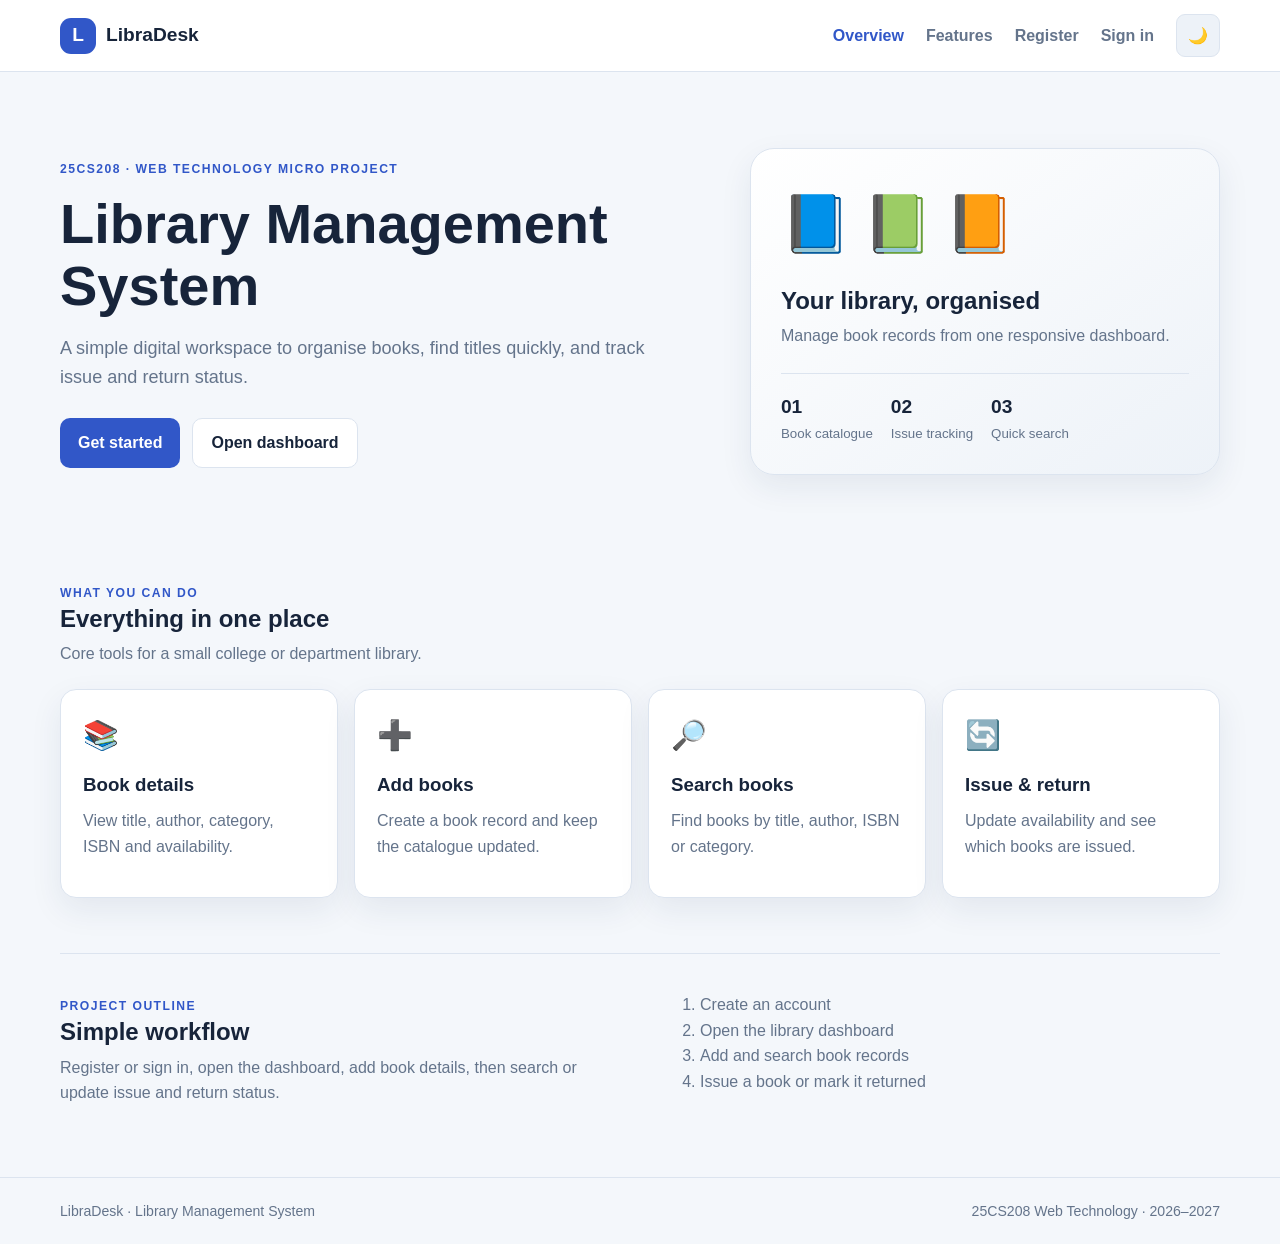
<file: index.html>
<!DOCTYPE html>
<html lang="en">
<head>
  <meta charset="UTF-8">
  <meta name="viewport" content="width=device-width, initial-scale=1.0">
  <meta name="description" content="Library Management System project portal">
  <title>LibraDesk | Library Management System</title>
  <link rel="stylesheet" href="styles.css">
  <link rel="stylesheet" href="layout.css">
  <script src="theme.js" defer></script>
</head>
<body>
  <header class="site-header">
    <a class="brand" href="index.html"><span class="brand-mark">L</span> LibraDesk</a>
    <button class="menu-toggle" aria-label="Open navigation" aria-expanded="false">☰</button>
    <nav class="main-nav">
      <a href="index.html" class="active">Overview</a>
      <a href="#features">Features</a>
      <a href="register.html">Register</a>
      <a href="signin.html">Sign in</a>
      <button class="theme-toggle" type="button" aria-label="Toggle theme">🌙</button>
    </nav>
  </header>

  <main>
    <section class="hero container">
      <div class="hero-copy">
        <span class="eyebrow">25CS208 · WEB TECHNOLOGY MICRO PROJECT</span>
        <h1>Library Management System</h1>
        <p class="lead">A simple digital workspace to organise books, find titles quickly, and track issue and return status.</p>
        <div class="hero-actions">
          <a class="btn btn-primary" href="signup.html">Get started</a>
          <a class="btn btn-secondary" href="home.html">Open dashboard</a>
        </div>
      </div>
      <div class="hero-panel">
        <div class="book-stack" aria-hidden="true"><span>📘</span><span>📗</span><span>📙</span></div>
        <h2>Your library, organised</h2>
        <p>Manage book records from one responsive dashboard.</p>
        <div class="mini-stats"><div><strong>01</strong><small>Book catalogue</small></div><div><strong>02</strong><small>Issue tracking</small></div><div><strong>03</strong><small>Quick search</small></div></div>
      </div>
    </section>

    <section id="features" class="container section">
      <div class="section-heading"><span class="eyebrow">WHAT YOU CAN DO</span><h2>Everything in one place</h2><p>Core tools for a small college or department library.</p></div>
      <div class="feature-grid">
        <article class="feature-card"><span class="feature-icon">📚</span><h3>Book details</h3><p>View title, author, category, ISBN and availability.</p></article>
        <article class="feature-card"><span class="feature-icon">➕</span><h3>Add books</h3><p>Create a book record and keep the catalogue updated.</p></article>
        <article class="feature-card"><span class="feature-icon">🔎</span><h3>Search books</h3><p>Find books by title, author, ISBN or category.</p></article>
        <article class="feature-card"><span class="feature-icon">🔄</span><h3>Issue & return</h3><p>Update availability and see which books are issued.</p></article>
      </div>
    </section>

    <section class="container section document-outline">
      <div><span class="eyebrow">PROJECT OUTLINE</span><h2>Simple workflow</h2><p>Register or sign in, open the dashboard, add book details, then search or update issue and return status.</p></div>
      <ol><li>Create an account</li><li>Open the library dashboard</li><li>Add and search book records</li><li>Issue a book or mark it returned</li></ol>
    </section>
  </main>

  <footer class="site-footer"><span>LibraDesk · Library Management System</span><span>25CS208 Web Technology · 2026–2027</span></footer>
</body>
</html>
</file>
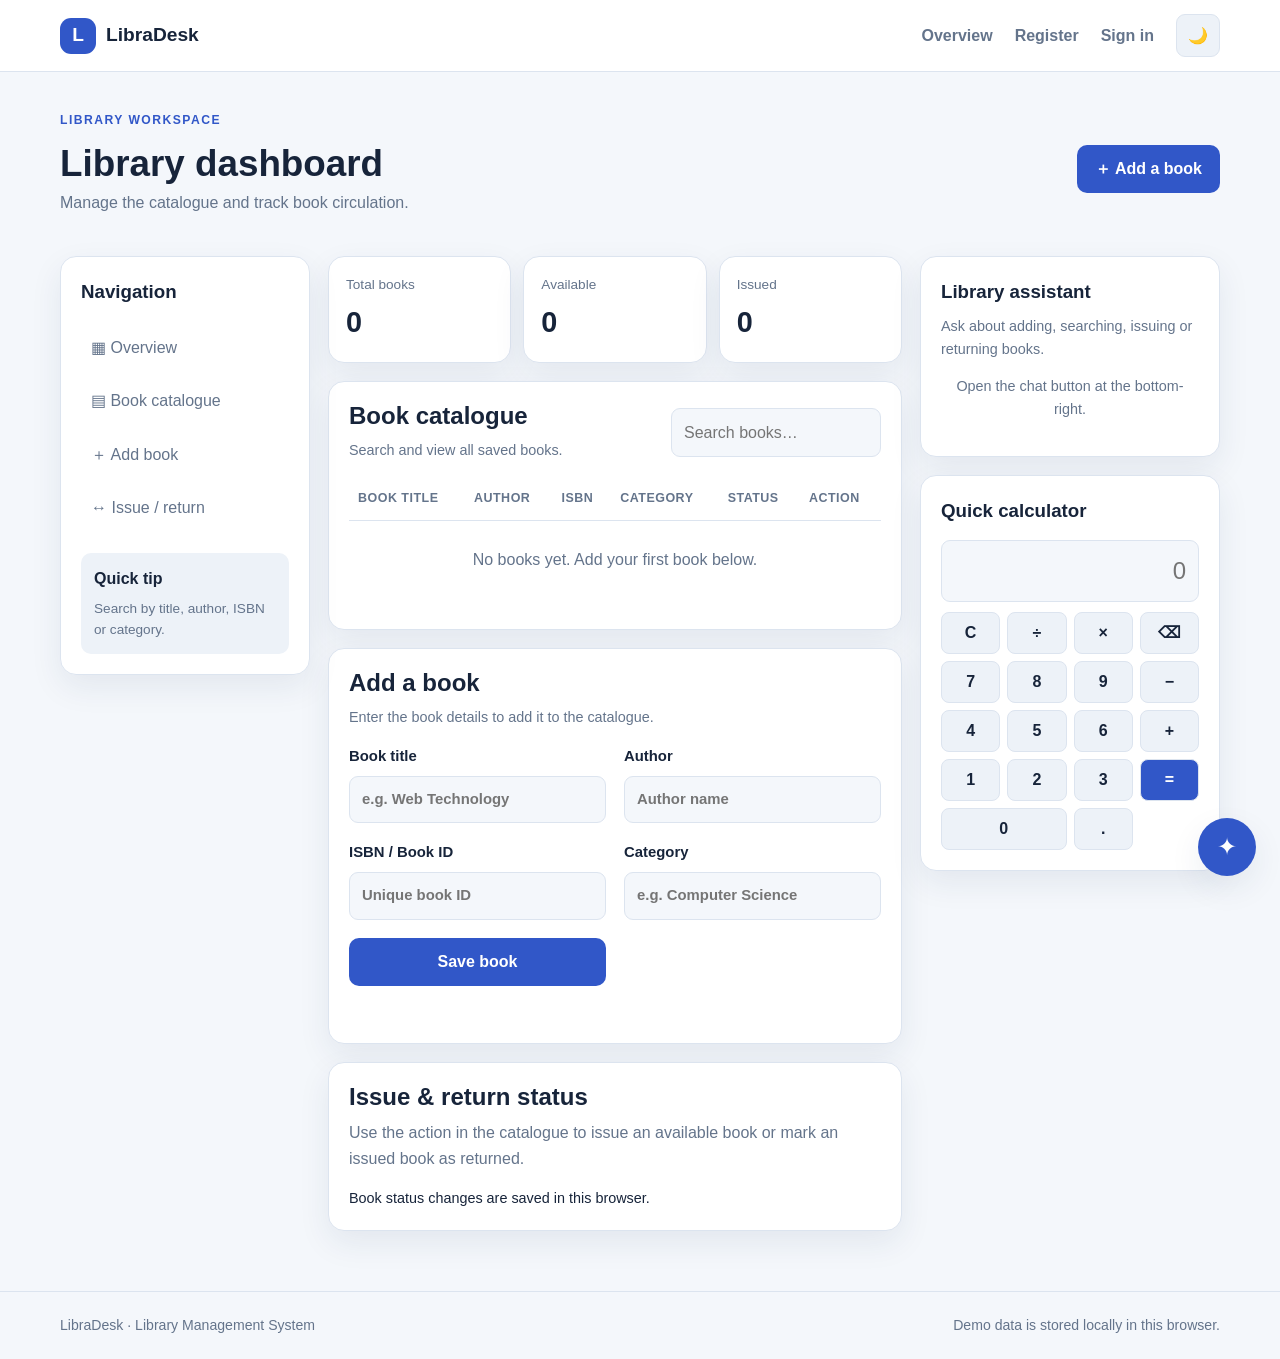
<file: home.html>
<!DOCTYPE html>
<html lang="en">
<head>
  <meta charset="UTF-8"><meta name="viewport" content="width=device-width, initial-scale=1.0">
  <title>Library Dashboard | LibraDesk</title><link rel="stylesheet" href="styles.css"><link rel="stylesheet" href="layout.css">
  <script src="theme.js" defer></script><script src="calculator.js" defer></script><script src="chatbot.js" defer></script><script src="library.js" defer></script>
</head>
<body>
  <header class="site-header"><a class="brand" href="index.html"><span class="brand-mark">L</span> LibraDesk</a><button class="menu-toggle" aria-label="Open navigation" aria-expanded="false">☰</button><nav class="main-nav"><a href="index.html">Overview</a><a href="register.html">Register</a><a href="signin.html">Sign in</a><button class="theme-toggle" type="button">🌙</button></nav></header>
  <main class="container dashboard-page">
    <div class="dashboard-heading"><div><span class="eyebrow">LIBRARY WORKSPACE</span><h1>Library dashboard</h1><p>Manage the catalogue and track book circulation.</p></div><a class="btn btn-primary" href="#addBook">＋ Add a book</a></div>
    <div class="dashboard-grid">
      <aside class="sidebar panel">
        <h3>Navigation</h3><a href="#overview">▦ Overview</a><a href="#catalogue">▤ Book catalogue</a><a href="#addBook">＋ Add book</a><a href="#circulation">↔ Issue / return</a>
        <div class="sidebar-note"><strong>Quick tip</strong><p>Search by title, author, ISBN or category.</p></div>
      </aside>
      <section class="dashboard-main">
        <section id="overview" class="stats-grid">
          <article class="stat-card"><span>Total books</span><strong id="totalBooks">0</strong></article>
          <article class="stat-card"><span>Available</span><strong id="availableBooks">0</strong></article>
          <article class="stat-card"><span>Issued</span><strong id="issuedBooks">0</strong></article>
        </section>
        <section id="catalogue" class="panel section-panel">
          <div class="panel-heading"><div><h2>Book catalogue</h2><p>Search and view all saved books.</p></div><input id="searchBooks" class="search-input" type="search" placeholder="Search books…"></div>
          <div class="table-wrap"><table><thead><tr><th>Book title</th><th>Author</th><th>ISBN</th><th>Category</th><th>Status</th><th>Action</th></tr></thead><tbody id="bookRows"></tbody></table></div>
          <p id="emptyBooks" class="empty-state">No books yet. Add your first book below.</p>
        </section>
        <section id="addBook" class="panel section-panel">
          <div class="panel-heading"><div><h2>Add a book</h2><p>Enter the book details to add it to the catalogue.</p></div></div>
          <form id="bookForm" class="form-grid compact-form">
            <label>Book title<input id="bookTitle" required maxlength="80" placeholder="e.g. Web Technology"></label>
            <label>Author<input id="bookAuthor" required maxlength="60" placeholder="Author name"></label>
            <label>ISBN / Book ID<input id="bookIsbn" required maxlength="20" placeholder="Unique book ID"></label>
            <label>Category<input id="bookCategory" required maxlength="40" placeholder="e.g. Computer Science"></label>
            <button class="btn btn-primary" type="submit">Save book</button>
          </form>
          <p id="bookMessage" class="message" role="status"></p>
        </section>
        <section id="circulation" class="panel section-panel">
          <h2>Issue & return status</h2><p>Use the action in the catalogue to issue an available book or mark an issued book as returned.</p>
          <div id="circulationMessage" class="message" role="status">Book status changes are saved in this browser.</div>
        </section>
      </section>
      <aside class="right-column">
        <section class="panel side-panel"><h3>Library assistant</h3><p>Ask about adding, searching, issuing or returning books.</p><p class="small-note">Open the chat button at the bottom-right.</p></section>
        <section class="panel side-panel calculator-card"><h3>Quick calculator</h3><input id="calcDisplay" class="calc-display" type="text" readonly placeholder="0"><div class="calc-keys">
          <button data-calc="C">C</button><button data-calc="/">÷</button><button data-calc="*">×</button><button data-calc="DEL">⌫</button>
          <button data-calc="7">7</button><button data-calc="8">8</button><button data-calc="9">9</button><button data-calc="-">−</button>
          <button data-calc="4">4</button><button data-calc="5">5</button><button data-calc="6">6</button><button data-calc="+">+</button>
          <button data-calc="1">1</button><button data-calc="2">2</button><button data-calc="3">3</button><button data-calc="=" class="equals">=</button>
          <button data-calc="0" class="zero">0</button><button data-calc=".">.</button>
        </div></section>
      </aside>
    </div>
  </main>
  <button id="chatFab" class="chat-fab" aria-label="Open library assistant">✦</button>
  <section id="chatPanel" class="chat-panel" aria-label="Library assistant chat" hidden>
    <div class="chat-head"><strong>Library assistant</strong><button id="closeChat" aria-label="Close chat">×</button></div>
    <div id="chatLog" class="chat-log"><div class="bot-msg">Hello! Ask me how to add, search, issue or return a book.</div></div>
    <form id="chatForm" class="chat-form"><input id="chatInput" placeholder="Type a message…" autocomplete="off" required><button type="submit">Send</button></form>
  </section>
  <footer class="site-footer"><span>LibraDesk · Library Management System</span><span>Demo data is stored locally in this browser.</span></footer>
</body>
</html>
</file>
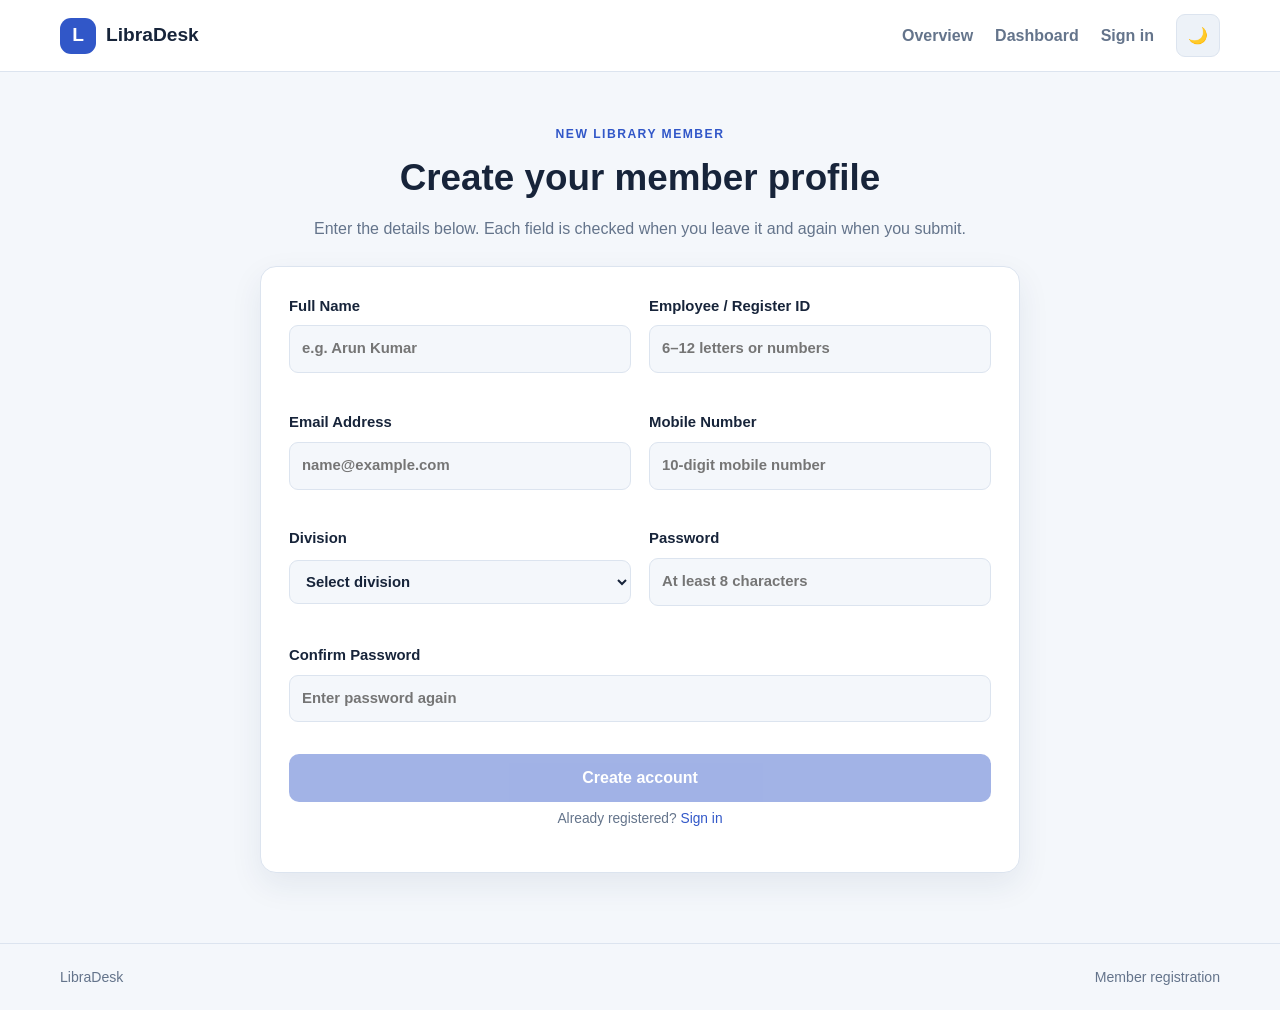
<file: register.html>
<!DOCTYPE html>
<html lang="en">
<head>
  <meta charset="UTF-8"><meta name="viewport" content="width=device-width, initial-scale=1.0">
  <title>Register | LibraDesk</title>
  <link rel="stylesheet" href="styles.css"><link rel="stylesheet" href="layout.css">
  <script src="theme.js" defer></script><script src="validation.js" defer></script>
</head>
<body>
  <header class="site-header"><a class="brand" href="index.html"><span class="brand-mark">L</span> LibraDesk</a><button class="menu-toggle" aria-label="Open navigation" aria-expanded="false">☰</button><nav class="main-nav"><a href="index.html">Overview</a><a href="home.html">Dashboard</a><a href="signin.html">Sign in</a><button class="theme-toggle" type="button">🌙</button></nav></header>
  <main class="container form-page">
    <div class="form-intro"><span class="eyebrow">NEW LIBRARY MEMBER</span><h1>Create your member profile</h1><p>Enter the details below. Each field is checked when you leave it and again when you submit.</p></div>
    <form id="registerForm" class="form-card" novalidate>
      <div class="form-grid">
        <label>Full Name<input id="fullName" name="fullName" type="text" autocomplete="name" placeholder="e.g. Arun Kumar" required><span class="error-msg"></span></label>
        <label>Employee / Register ID<input id="empId" name="empId" type="text" placeholder="6–12 letters or numbers" required><span class="error-msg"></span></label>
        <label>Email Address<input id="email" name="email" type="email" autocomplete="email" placeholder="name@example.com" required><span class="error-msg"></span></label>
        <label>Mobile Number<input id="mobile" name="mobile" type="tel" inputmode="numeric" placeholder="10-digit mobile number" required><span class="error-msg"></span></label>
        <label>Division
          <select id="dept" name="dept" required><option value="">Select division</option><option value="CSE">Computer Science & Engineering</option><option value="IT">Information Technology</option><option value="ECE">Electronics & Communication</option><option value="MECH">Mechanical Engineering</option><option value="OTHER">Other</option></select><span class="error-msg"></span>
        </label>
        <label>Password<input id="password" name="password" type="password" autocomplete="new-password" placeholder="At least 8 characters" required><span class="error-msg"></span></label>
        <label class="full-width">Confirm Password<input id="confirmPassword" name="confirmPassword" type="password" autocomplete="new-password" placeholder="Enter password again" required><span class="error-msg"></span></label>
      </div>
      <button id="registerSubmit" class="btn btn-primary btn-wide" type="submit" disabled>Create account</button>
      <p class="form-foot">Already registered? <a href="signin.html">Sign in</a></p>
      <p id="registerSuccess" class="success-banner" hidden>Registration successful. You can now sign in.</p>
    </form>
  </main>
  <footer class="site-footer"><span>LibraDesk</span><span>Member registration</span></footer>
</body>
</html>
</file>
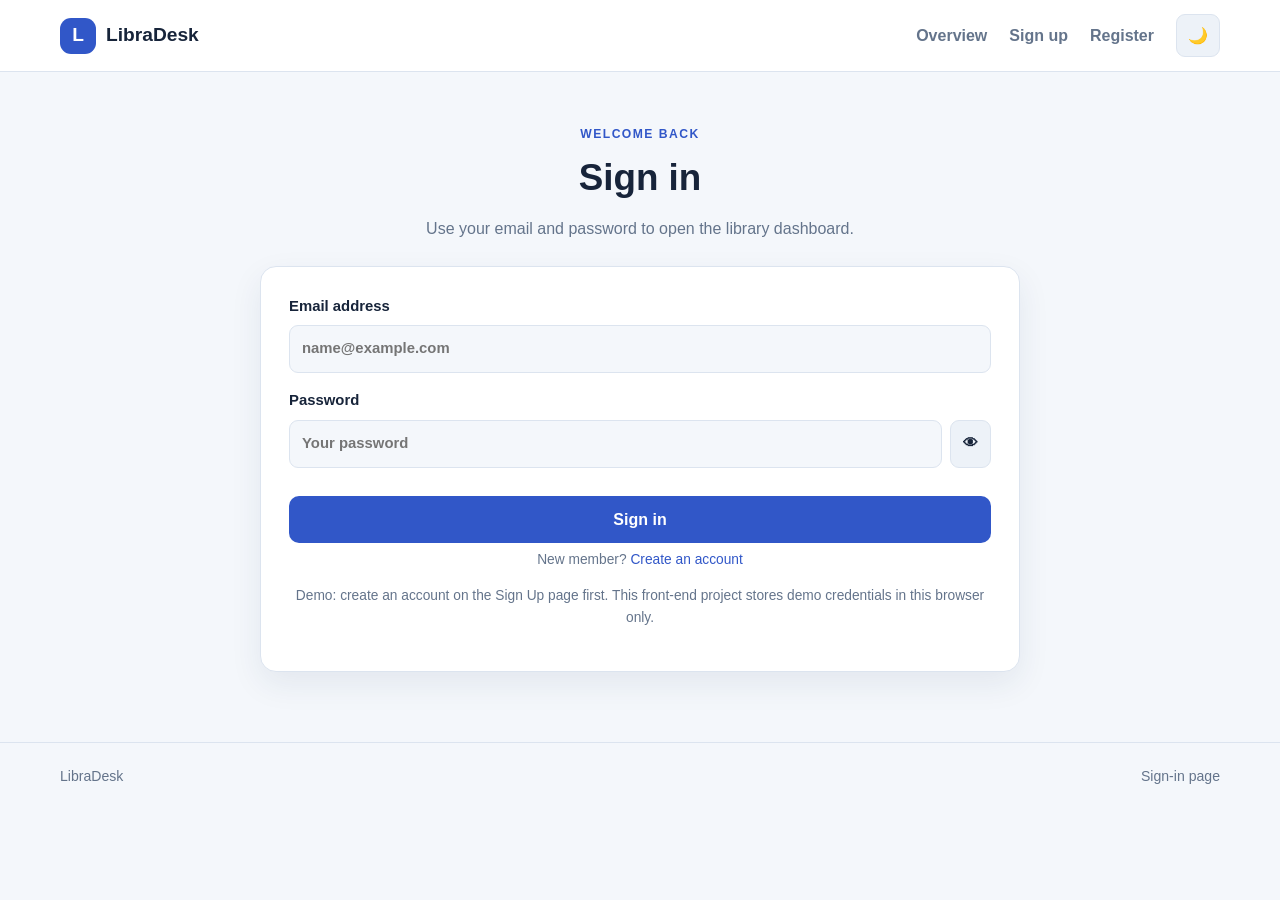
<file: signin.html>
<!DOCTYPE html>
<html lang="en">
<head>
  <meta charset="UTF-8"><meta name="viewport" content="width=device-width, initial-scale=1.0">
  <title>Sign In | LibraDesk</title><link rel="stylesheet" href="styles.css"><link rel="stylesheet" href="layout.css"><script src="theme.js" defer></script><script src="auth.js" defer></script>
</head>
<body>
  <header class="site-header"><a class="brand" href="index.html"><span class="brand-mark">L</span> LibraDesk</a><button class="menu-toggle" aria-label="Open navigation" aria-expanded="false">☰</button><nav class="main-nav"><a href="index.html">Overview</a><a href="signup.html">Sign up</a><a href="register.html">Register</a><button class="theme-toggle" type="button">🌙</button></nav></header>
  <main class="container form-page">
    <div class="form-intro"><span class="eyebrow">WELCOME BACK</span><h1>Sign in</h1><p>Use your email and password to open the library dashboard.</p></div>
    <form id="signinForm" class="form-card" novalidate>
      <label>Email address<input id="signinEmail" type="email" autocomplete="username" placeholder="name@example.com" required></label>
      <label>Password<div class="password-wrap"><input id="signinPassword" type="password" autocomplete="current-password" placeholder="Your password" required><button id="showPassword" class="show-password" type="button" aria-label="Show password">👁</button></div></label>
      <button class="btn btn-primary btn-wide" type="submit">Sign in</button>
      <div id="signinAlert" class="error-banner" role="alert" hidden></div>
      <p class="form-foot">New member? <a href="signup.html">Create an account</a></p>
      <p class="small-note">Demo: create an account on the Sign Up page first. This front-end project stores demo credentials in this browser only.</p>
    </form>
  </main>
  <footer class="site-footer"><span>LibraDesk</span><span>Sign-in page</span></footer>
</body>
</html>
</file>
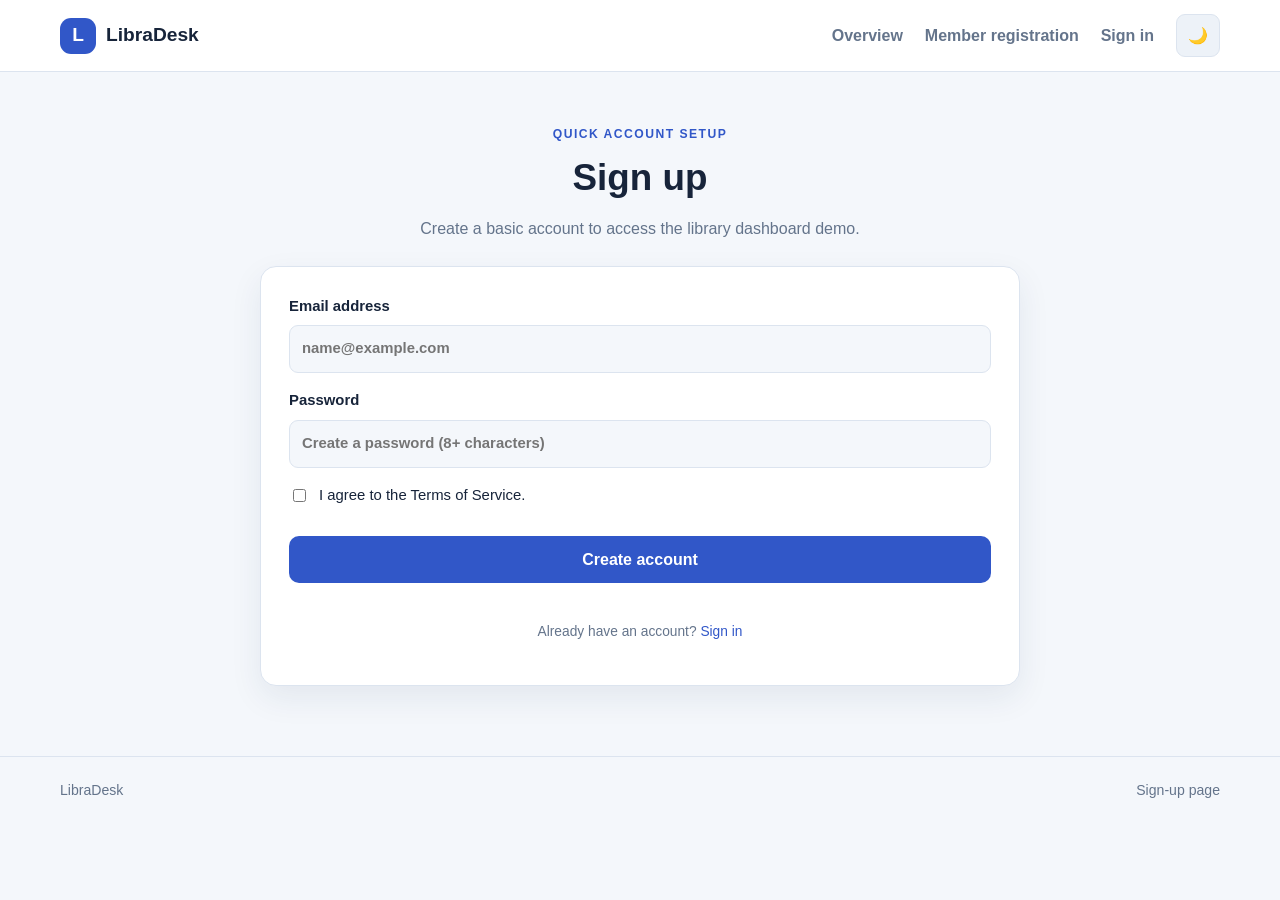
<file: signup.html>
<!DOCTYPE html>
<html lang="en">
<head>
  <meta charset="UTF-8"><meta name="viewport" content="width=device-width, initial-scale=1.0">
  <title>Sign Up | LibraDesk</title><link rel="stylesheet" href="styles.css"><link rel="stylesheet" href="layout.css"><script src="theme.js" defer></script><script src="auth.js" defer></script>
</head>
<body>
  <header class="site-header"><a class="brand" href="index.html"><span class="brand-mark">L</span> LibraDesk</a><button class="menu-toggle" aria-label="Open navigation" aria-expanded="false">☰</button><nav class="main-nav"><a href="index.html">Overview</a><a href="register.html">Member registration</a><a href="signin.html">Sign in</a><button class="theme-toggle" type="button">🌙</button></nav></header>
  <main class="container form-page">
    <div class="form-intro"><span class="eyebrow">QUICK ACCOUNT SETUP</span><h1>Sign up</h1><p>Create a basic account to access the library dashboard demo.</p></div>
    <form id="signupForm" class="form-card" novalidate>
      <label>Email address<input id="signupEmail" type="email" placeholder="name@example.com" required></label>
      <label>Password<input id="signupPassword" type="password" placeholder="Create a password (8+ characters)" required></label>
      <label class="check-label"><input id="terms" type="checkbox"> I agree to the Terms of Service.</label>
      <button class="btn btn-primary btn-wide" type="submit">Create account</button>
      <p id="signupMessage" class="message" role="status"></p>
      <p class="form-foot">Already have an account? <a href="signin.html">Sign in</a></p>
    </form>
  </main>
  <footer class="site-footer"><span>LibraDesk</span><span>Sign-up page</span></footer>
</body>
</html>
</file>
<file: styles.css>
/* Shared design tokens and components */
:root {
  --bg: #f4f7fb; --surface: #ffffff; --surface-2: #edf2f8; --text: #17243a;
  --muted: #64748b; --primary: #3157c8; --primary-hover: #2445a8; --border: #dce4ef;
  --danger: #c62828; --success: #16794b; --shadow: 0 12px 32px rgba(27, 48, 83, .08);
}
:root[data-theme="dark"] {
  --bg: #101827; --surface: #182438; --surface-2: #223149; --text: #edf3ff;
  --muted: #aab8ce; --primary: #86a5ff; --primary-hover: #a8bdff; --border: #34445d;
  --danger: #ff8a8a; --success: #6ee7ad; --shadow: 0 12px 32px rgba(0,0,0,.22);
}
* { box-sizing: border-box; }
html { scroll-behavior: smooth; }
body { margin: 0; background: var(--bg); color: var(--text); font-family: Arial, Helvetica, sans-serif; line-height: 1.6; }
a { color: var(--primary); text-decoration: none; }
a:hover { text-decoration: underline; }
button, input, select { font: inherit; }
button { cursor: pointer; }
.container { width: min(1160px, calc(100% - 40px)); margin-inline: auto; }
.site-header { min-height: 72px; padding: 12px max(20px, calc((100% - 1160px)/2)); display: flex; align-items: center; justify-content: space-between; gap: 20px; background: var(--surface); border-bottom: 1px solid var(--border); position: sticky; top: 0; z-index: 10; }
.brand { display: inline-flex; align-items: center; gap: 10px; color: var(--text); font-weight: 800; font-size: 1.2rem; }
.brand-mark { display: grid; place-items: center; width: 36px; height: 36px; border-radius: 11px; background: var(--primary); color: white; }
.main-nav { display: flex; align-items: center; gap: 22px; }
.main-nav a { color: var(--muted); font-weight: 600; }
.main-nav a.active, .main-nav a:hover { color: var(--primary); }
.theme-toggle, .menu-toggle { border: 1px solid var(--border); background: var(--surface-2); color: var(--text); border-radius: 9px; padding: 8px 11px; }
.menu-toggle { display: none; }
.hero { display: grid; grid-template-columns: 1.15fr .85fr; gap: 54px; align-items: center; padding-block: 76px 66px; }
.eyebrow { color: var(--primary); font-size: .76rem; font-weight: 800; letter-spacing: .12em; }
h1 { font-size: clamp(2.1rem, 5vw, 3.5rem); line-height: 1.1; margin: 12px 0 18px; }
h2 { line-height: 1.2; margin: 0 0 8px; }
h3 { margin: 0 0 8px; }
p { color: var(--muted); margin-top: 6px; }
.lead { max-width: 620px; font-size: 1.13rem; }
.hero-actions { display: flex; flex-wrap: wrap; gap: 12px; margin-top: 26px; }
.btn { display: inline-flex; justify-content: center; align-items: center; border: 0; border-radius: 10px; padding: 11px 18px; font-weight: 700; text-decoration: none; }
.btn:hover { text-decoration: none; }
.btn-primary { background: var(--primary); color: white; }
.btn-primary:hover { background: var(--primary-hover); color: white; }
.btn-secondary { background: var(--surface); color: var(--text); border: 1px solid var(--border); }
.btn-wide { width: 100%; margin-top: 12px; }
.btn:disabled { opacity: .45; cursor: not-allowed; }
.hero-panel { background: linear-gradient(145deg, var(--surface), var(--surface-2)); border: 1px solid var(--border); border-radius: 24px; padding: 30px; box-shadow: var(--shadow); }
.book-stack { display: flex; gap: 12px; font-size: 3.5rem; margin-bottom: 18px; }
.mini-stats { display: flex; gap: 18px; margin-top: 24px; padding-top: 18px; border-top: 1px solid var(--border); }
.mini-stats div { display: grid; }
.mini-stats strong { font-size: 1.2rem; }
.mini-stats small { color: var(--muted); }
.section { padding-block: 38px 55px; }
.section-heading { margin-bottom: 22px; }
.feature-grid { display: grid; grid-template-columns: repeat(4, 1fr); gap: 16px; }
.feature-card, .panel, .stat-card, .form-card { background: var(--surface); border: 1px solid var(--border); border-radius: 16px; box-shadow: var(--shadow); }
.feature-card { padding: 22px; }
.feature-icon { font-size: 1.8rem; }
.feature-card h3 { margin-top: 12px; }
.document-outline { display: grid; grid-template-columns: 1fr 1fr; gap: 40px; border-top: 1px solid var(--border); }
.document-outline ol { margin: 0; color: var(--muted); }
.site-footer { border-top: 1px solid var(--border); padding: 22px max(20px, calc((100% - 1160px)/2)); display: flex; justify-content: space-between; gap: 14px; color: var(--muted); font-size: .88rem; }
.form-page { max-width: 760px; padding-block: 48px 70px; }
.form-intro { text-align: center; margin-bottom: 24px; }
.form-intro h1 { font-size: 2.3rem; }
.form-card { padding: 28px; }
.form-grid { display: grid; grid-template-columns: 1fr 1fr; gap: 18px; }
.form-grid label, .form-card > label { display: grid; gap: 7px; color: var(--text); font-weight: 700; font-size: .93rem; }
.form-card > label { margin-bottom: 16px; }
input, select { width: 100%; min-width: 0; border: 1px solid var(--border); border-radius: 9px; padding: 11px 12px; background: var(--bg); color: var(--text); outline: none; }
input:focus, select:focus { border-color: var(--primary); box-shadow: 0 0 0 3px color-mix(in srgb, var(--primary) 18%, transparent); }
input.invalid, select.invalid { border: 1.5px solid var(--danger); background: color-mix(in srgb, var(--danger) 5%, var(--surface)); }
.error-msg { color: var(--danger); font-size: .8rem; min-height: 1em; font-weight: 500; }
.full-width { grid-column: 1 / -1; }
.form-foot, .small-note { font-size: .86rem; text-align: center; }
.success-banner, .error-banner { padding: 11px 13px; border-radius: 9px; margin-top: 14px; }
.success-banner { background: color-mix(in srgb, var(--success) 12%, var(--surface)); color: var(--success); }
.error-banner { background: color-mix(in srgb, var(--danger) 12%, var(--surface)); color: var(--danger); }
.message { min-height: 1.2em; font-size: .9rem; }
.check-label { display: flex !important; align-items: center; gap: 10px !important; font-weight: 500 !important; }
.check-label input { width: auto; }
.password-wrap { display: flex; gap: 8px; }
.show-password { border: 1px solid var(--border); border-radius: 9px; background: var(--surface-2); color: var(--text); padding: 0 12px; }
.dashboard-page { padding-block: 34px 60px; }
.dashboard-heading { display: flex; justify-content: space-between; align-items: center; gap: 20px; margin-bottom: 24px; }
.dashboard-heading h1 { font-size: 2.3rem; margin-bottom: 5px; }
.dashboard-grid { display: grid; grid-template-columns: 250px minmax(0, 1fr) 300px; gap: 18px; align-items: start; }
.panel { padding: 20px; }
.sidebar { display: flex; flex-direction: column; gap: 12px; position: sticky; top: 90px; }
.sidebar > a { color: var(--muted); padding: 8px 10px; border-radius: 8px; }
.sidebar > a:hover { background: var(--surface-2); text-decoration: none; }
.sidebar-note { background: var(--surface-2); border-radius: 10px; padding: 13px; margin-top: 12px; }
.sidebar-note p { font-size: .85rem; margin-bottom: 0; }
.dashboard-main { min-width: 0; display: grid; gap: 18px; }
.stats-grid { display: grid; grid-template-columns: repeat(3, 1fr); gap: 12px; }
.stat-card { padding: 17px; display: grid; gap: 4px; }
.stat-card span { color: var(--muted); font-size: .85rem; }
.stat-card strong { font-size: 1.8rem; }
.section-panel { min-width: 0; }
.panel-heading { display: flex; justify-content: space-between; align-items: center; gap: 16px; margin-bottom: 16px; }
.panel-heading p { margin-bottom: 0; font-size: .9rem; }
.search-input { max-width: 210px; }
.table-wrap { overflow-x: auto; }
table { width: 100%; border-collapse: collapse; font-size: .88rem; }
th, td { text-align: left; padding: 11px 9px; border-bottom: 1px solid var(--border); white-space: nowrap; }
th { color: var(--muted); font-size: .78rem; text-transform: uppercase; letter-spacing: .04em; }
.status { display: inline-block; border-radius: 20px; padding: 3px 9px; font-size: .76rem; background: color-mix(in srgb, var(--success) 12%, var(--surface)); color: var(--success); }
.status.issued { background: color-mix(in srgb, #d97706 14%, var(--surface)); color: #d97706; }
.table-action { border: 1px solid var(--border); border-radius: 7px; padding: 6px 9px; background: var(--surface-2); color: var(--text); }
.empty-state { text-align: center; padding: 20px; }
.compact-form { align-items: end; }
.compact-form .btn { min-height: 44px; }
.right-column { display: grid; gap: 18px; }
.side-panel p { font-size: .9rem; }
.calculator-card h3 { margin-bottom: 14px; }
.calc-display { text-align: right; font-size: 1.5rem; margin-bottom: 10px; }
.calc-keys { display: grid; grid-template-columns: repeat(4, 1fr); gap: 7px; }
.calc-keys button { min-height: 42px; border: 1px solid var(--border); border-radius: 8px; background: var(--surface-2); color: var(--text); font-weight: 700; }
.calc-keys button:hover { border-color: var(--primary); }
.calc-keys .equals { background: var(--primary); color: white; }
.calc-keys .zero { grid-column: span 2; }
.chat-fab { position: fixed; right: 24px; bottom: 24px; width: 58px; height: 58px; border: 0; border-radius: 50%; background: var(--primary); color: white; font-size: 1.5rem; box-shadow: var(--shadow); z-index: 20; }
.chat-panel { position: fixed; right: 24px; bottom: 94px; width: min(360px, calc(100vw - 32px)); height: 420px; display: flex; flex-direction: column; background: var(--surface); border: 1px solid var(--border); border-radius: 16px; box-shadow: var(--shadow); z-index: 20; overflow: hidden; }
.chat-panel[hidden] { display: none; }
.chat-head { display: flex; justify-content: space-between; padding: 14px 16px; background: var(--surface-2); }
.chat-head button { border: 0; background: transparent; color: var(--text); font-size: 1.3rem; }
.chat-log { flex: 1; overflow-y: auto; padding: 14px; display: flex; flex-direction: column; gap: 10px; }
.user-msg, .bot-msg { max-width: 88%; border-radius: 12px; padding: 9px 12px; font-size: .88rem; }
.user-msg { align-self: flex-end; background: var(--primary); color: white; }
.bot-msg { align-self: flex-start; background: var(--surface-2); color: var(--text); }
.chat-form { display: flex; gap: 8px; padding: 12px; border-top: 1px solid var(--border); }
.chat-form button { border: 0; border-radius: 8px; padding: 0 14px; background: var(--primary); color: white; }
@media (max-width: 767px) {
  .main-nav { display: none; position: absolute; top: 65px; left: 0; right: 0; background: var(--surface); padding: 18px 22px; border-bottom: 1px solid var(--border); flex-direction: column; align-items: stretch; }
  .main-nav.open { display: flex; }
  .menu-toggle { display: inline-block; }
  .hero { grid-template-columns: 1fr; padding-block: 48px; gap: 28px; }
  .feature-grid { grid-template-columns: 1fr 1fr; }
  .document-outline { grid-template-columns: 1fr; gap: 12px; }
  .site-footer { flex-direction: column; }
  .form-grid { grid-template-columns: 1fr; }
  .full-width { grid-column: auto; }
  .dashboard-grid { display: flex; flex-direction: column; }
  .sidebar, .dashboard-main, .right-column { width: 100%; }
  .sidebar { position: static; }
  .sidebar-note { display: none; }
  .dashboard-heading { align-items: flex-start; flex-direction: column; }
  .panel-heading { align-items: stretch; flex-direction: column; }
  .search-input { max-width: none; }
}
@media (max-width: 420px) {
  .container { width: min(100% - 26px, 1160px); }
  .feature-grid { grid-template-columns: 1fr; }
  .stats-grid { grid-template-columns: 1fr; }
  .form-card { padding: 19px; }
}
</file>
<file: layout.css>
/* Layout-specific responsive helpers */
@media (min-width: 768px) {
  .dashboard-grid {
    display: grid;
    grid-template-columns: 250px minmax(0, 1fr) 300px;
  }
}
@media (max-width: 767px) {
  .dashboard-grid {
    display: flex;
    flex-direction: column;
  }
  .dashboard-grid > * {
    width: 100%;
  }
}
</file>
